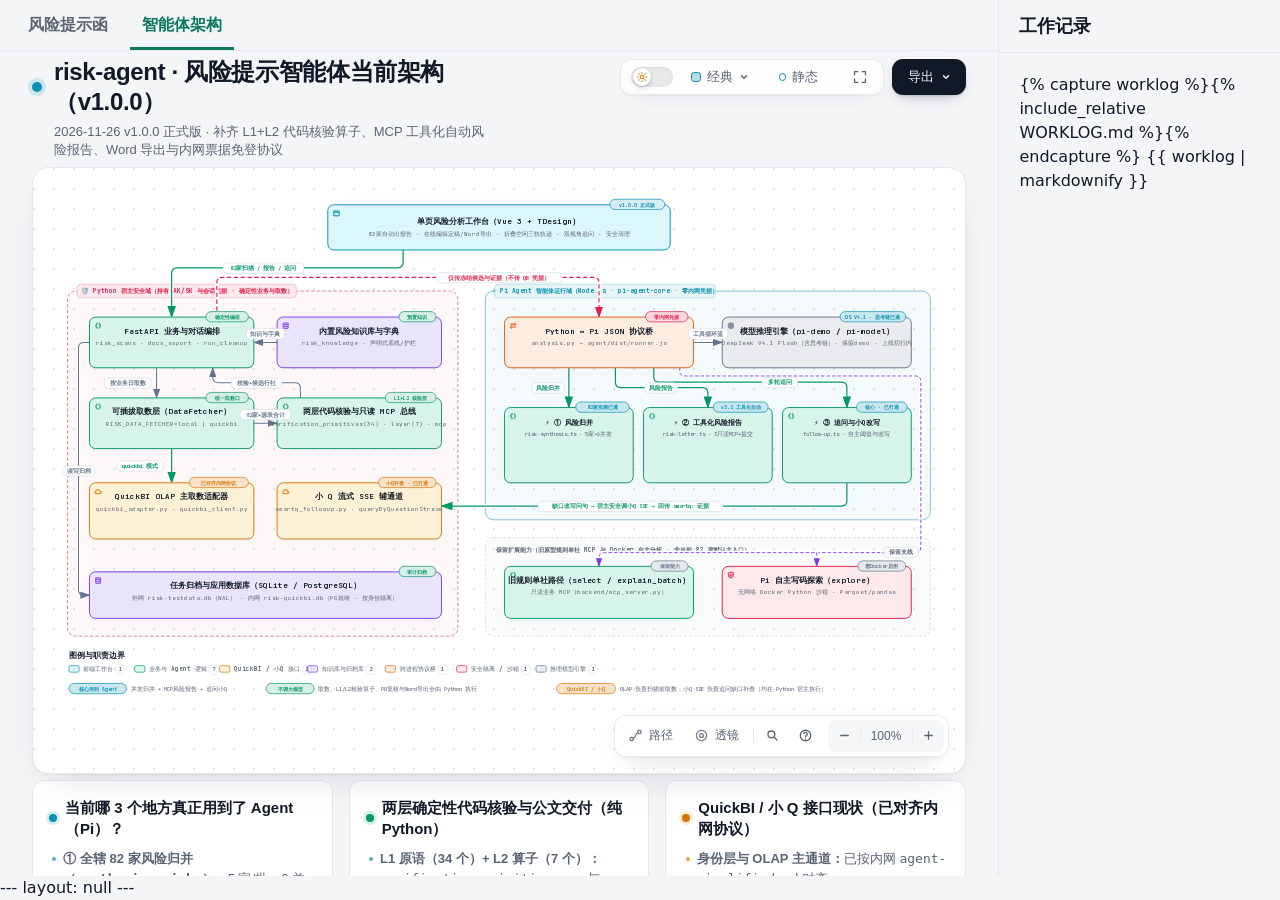
<file: risk-agent.html>
<!doctype html>
<html lang="zh-CN">
<head>
  <meta charset="utf-8">
  <title>智能体架构</title>
  <script>
    const target = location.search || location.hash
      ? './diagrams/risk-agent.html' + location.search + location.hash
      : './#architecture';
    location.replace(target);
  </script>
  <meta http-equiv="refresh" content="0; url=./#architecture">
</head>
<body><a href="./#architecture">智能体架构</a></body>
</html>
</file>
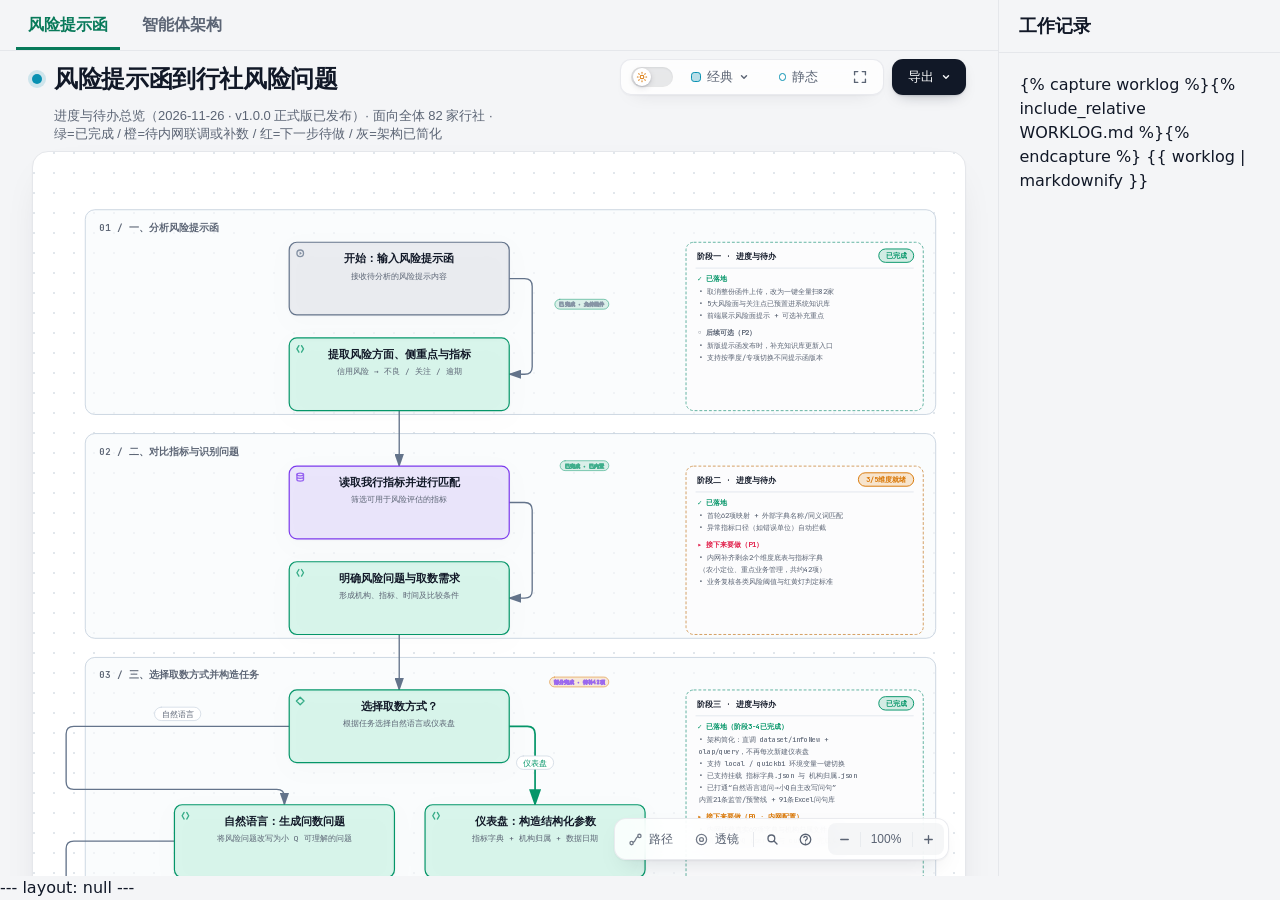
<file: risk-letter.html>
<!doctype html>
<html lang="zh-CN">
<head>
  <meta charset="utf-8">
  <title>风险提示函</title>
  <script>
    const target = location.search || location.hash
      ? './diagrams/risk-letter.html' + location.search + location.hash
      : './#letter';
    location.replace(target);
  </script>
  <meta http-equiv="refresh" content="0; url=./#letter">
</head>
<body><a href="./#letter">风险提示函</a></body>
</html>
</file>
